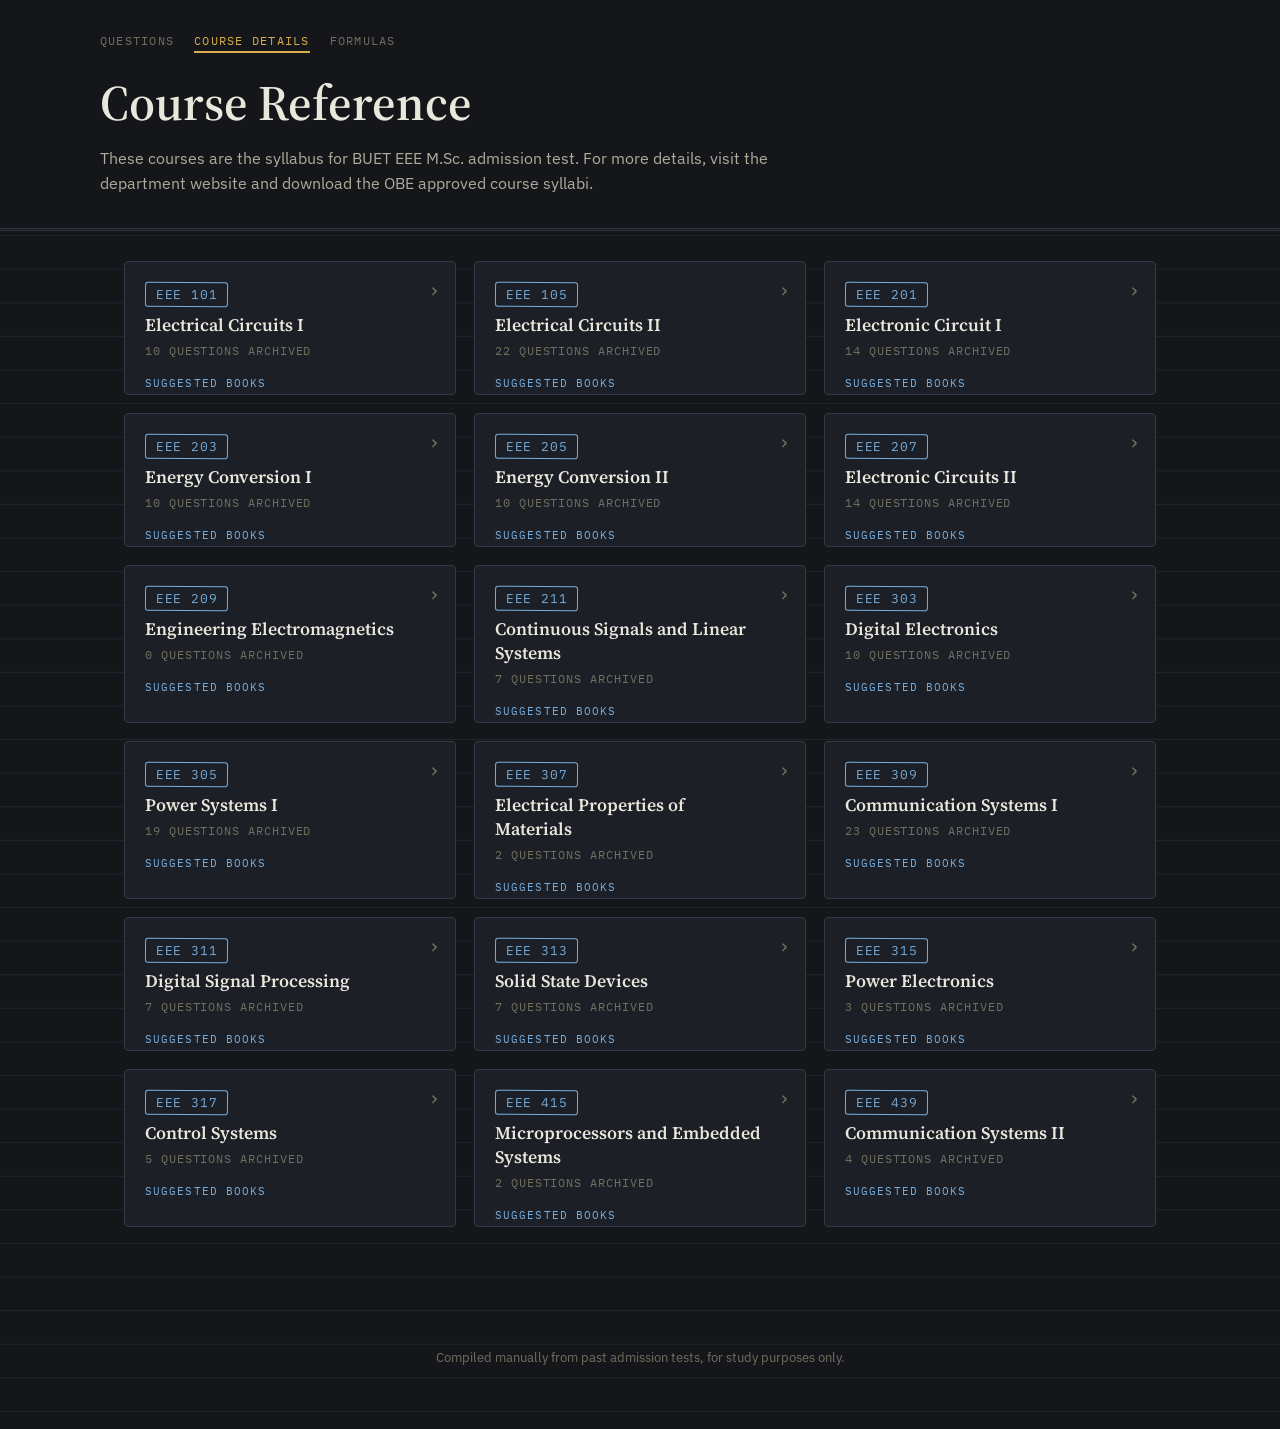
<file: courses.html>
<!DOCTYPE html>
<html lang="en">
<head>
<meta charset="UTF-8">
<meta name="viewport" content="width=device-width, initial-scale=1.0">
<title>Course Details: BUET EEE M.Sc. Admission Question Archive</title>
<meta name="description" content="Full course list with suggested books for BUET EEE M.Sc. admission test prep.">
<link rel="preconnect" href="https://fonts.googleapis.com">
<link rel="preconnect" href="https://fonts.gstatic.com" crossorigin>
<link href="https://fonts.googleapis.com/css2?family=Source+Serif+4:wght@600;700&family=IBM+Plex+Mono:wght@400;500;600&family=IBM+Plex+Sans:wght@400;500;600&display=swap" rel="stylesheet">
<link rel="stylesheet" href="css/style.css">
</head>
<body>

<header class="site-header">
  <div class="header-inner">
    <nav class="site-nav">
      <a href="index.html">Questions</a>
      <a href="courses.html" class="is-current">Course Details</a>
      <a href="formulas.html">Formulas</a>
    </nav>
    <p class="eyebrow"></p>
    <h1 class="site-title">Course Reference</h1>
    <p class="site-sub">These courses are the syllabus for BUET EEE M.Sc. admission test. For more details, visit the department website and download the OBE approved course syllabi.</p>
  </div>
</header>

<main>
  <div id="courseGrid" class="course-grid"></div>
</main>

<footer class="site-footer">
  <p>Compiled manually from past admission tests, for study purposes only.</p>
</footer>

<script src="js/courses.js"></script>
</body>
</html>
</file>
<file: css/style.css>
/* ---------------------------------------------------------
   Tokens — dark theme
--------------------------------------------------------- */
:root {
  --paper: #14161A;
  --paper-card: #1C1F26;
  --rule: #333844;
  --rule-soft: #21242C;
  --ink: #E9E6DC;
  --ink-soft: #AFAB9C;
  --ink-faint: #726F60;

  --stamp-year: #E2786E;
  --stamp-course: #77AEDD;
  --stamp-major: #8FB37E;
  --gold: #D6AC4C;

  --font-display: 'Source Serif 4', Georgia, serif;
  --font-body: 'IBM Plex Sans', -apple-system, sans-serif;
  --font-mono: 'IBM Plex Mono', ui-monospace, monospace;

  --radius: 4px;
  --transition: 180ms ease;
}

@media (prefers-reduced-motion: reduce) {
  :root { --transition: 0ms; }
  * { animation-duration: 0.001ms !important; animation-iteration-count: 1 !important; }
}

* { box-sizing: border-box; }

html, body {
  margin: 0;
  background: var(--paper);
  color: var(--ink);
  font-family: var(--font-body);
}

body {
  background-image:
    linear-gradient(var(--rule-soft) 1px, transparent 1px);
  background-size: 100% 2.1em;
  background-attachment: local;
}

main {
  max-width: 1080px;
  margin: 0 auto;
  padding: 0 24px 80px;
}

a { color: var(--stamp-course); }

code {
  font-family: var(--font-mono);
  background: var(--paper-card);
  border: 1px solid var(--rule);
  padding: 1px 5px;
  border-radius: 3px;
  font-size: 0.85em;
  color: var(--ink);
}

/* ---------------------------------------------------------
   Header
--------------------------------------------------------- */
.site-header {
  border-bottom: 3px double var(--rule);
  padding: 32px 24px 32px;
  background: var(--paper);
}

.header-inner { max-width: 1080px; margin: 0 auto; }

.site-nav {
  display: flex;
  gap: 20px;
  margin-bottom: 22px;
}

.site-nav a {
  font-family: var(--font-mono);
  font-size: 0.78rem;
  letter-spacing: 0.1em;
  text-transform: uppercase;
  text-decoration: none;
  color: var(--ink-faint);
  padding-bottom: 3px;
  border-bottom: 2px solid transparent;
  transition: color var(--transition), border-color var(--transition);
}

.site-nav a:hover { color: var(--ink); }

.site-nav a.is-current {
  color: var(--gold);
  border-bottom-color: var(--gold);
}

.eyebrow {
  font-family: var(--font-mono);
  font-size: 0.78rem;
  letter-spacing: 0.14em;
  text-transform: uppercase;
  color: var(--ink-faint);
  margin: 0 0 10px;
}

.site-title {
  font-family: var(--font-display);
  font-weight: 600;
  font-size: clamp(2rem, 5vw, 3.1rem);
  line-height: 1.15;
  margin: 0 0 14px;
  color: var(--ink);
}

.site-sub {
  font-size: 1rem;
  color: var(--ink-soft);
  max-width: 46em;
  margin: 0;
  line-height: 1.55;
}

/* ---------------------------------------------------------
   View tabs (ledger folder tabs)
--------------------------------------------------------- */
.view-tabs {
  display: flex;
  gap: 4px;
  margin-top: 32px;
  border-bottom: 2px solid var(--rule);
}

.view-tab {
  font-family: var(--font-mono);
  font-size: 0.85rem;
  letter-spacing: 0.06em;
  text-transform: uppercase;
  background: var(--rule-soft);
  color: var(--ink-soft);
  border: 2px solid var(--rule);
  border-bottom: none;
  border-radius: 5px 5px 0 0;
  padding: 10px 22px;
  cursor: pointer;
  transform: translateY(2px);
  transition: transform var(--transition), background var(--transition), color var(--transition);
}

.view-tab:hover { color: var(--ink); }

.view-tab.is-active {
  background: var(--paper-card);
  color: var(--ink);
  border-color: var(--rule);
  border-bottom: 2px solid var(--paper-card);
  font-weight: 600;
  transform: translateY(0);
}

.view-tab:focus-visible,
.chip:focus-visible,
.show-answer-btn:focus-visible,
.site-nav a:focus-visible,
.course-toggle:focus-visible {
  outline: 2px solid var(--gold);
  outline-offset: 2px;
}

/* ---------------------------------------------------------
   Chips (value rail)
--------------------------------------------------------- */
.value-rail { padding-top: 20px; }

.chip-row {
  display: flex;
  flex-wrap: wrap;
  gap: 8px;
}

.chip {
  font-family: var(--font-mono);
  font-size: 0.85rem;
  background: var(--paper-card);
  border: 1px solid var(--rule);
  color: var(--ink-soft);
  border-radius: 999px;
  padding: 6px 16px;
  cursor: pointer;
  transition: all var(--transition);
}

.chip:hover { border-color: var(--ink-soft); color: var(--ink); }

.chip.is-active {
  background: var(--gold);
  border-color: var(--gold);
  color: #1A1607;
  font-weight: 600;
}

.secondary-filters {
  margin-top: 18px;
  padding-top: 14px;
  border-top: 1px dashed var(--rule);
}

.secondary-label {
  display: block;
  font-family: var(--font-mono);
  font-size: 0.72rem;
  letter-spacing: 0.1em;
  text-transform: uppercase;
  color: var(--ink-faint);
  margin-bottom: 8px;
}

.chip-row--secondary .chip { font-size: 0.78rem; padding: 5px 13px; }

/* ---------------------------------------------------------
   Books panel
--------------------------------------------------------- */
.books-panel {
  margin-top: 28px;
  background: var(--paper-card);
  border: 1px solid var(--rule);
  border-left: 4px solid var(--stamp-course);
  border-radius: var(--radius);
  padding: 18px 22px;
}

.books-title {
  font-family: var(--font-mono);
  font-size: 0.78rem;
  letter-spacing: 0.12em;
  text-transform: uppercase;
  color: var(--stamp-course);
  margin: 0 0 10px;
}

.books-list { margin: 0; padding-left: 20px; color: var(--ink-soft); }
.books-list li { margin-bottom: 4px; }
.books-empty { margin: 0; color: var(--ink-faint); font-size: 0.9rem; font-style: italic; }

/* ---------------------------------------------------------
   Results
--------------------------------------------------------- */
.results-area { margin-top: 30px; }

.results-bar {
  display: flex;
  justify-content: space-between;
  align-items: center;
  flex-wrap: wrap;
  gap: 10px;
  margin: 0 0 16px;
}

.results-meta {
  font-family: var(--font-mono);
  font-size: 0.8rem;
  color: var(--ink-faint);
  margin: 0;
}

.marked-toggle {
  font-family: var(--font-mono);
  font-size: 0.78rem;
  letter-spacing: 0.04em;
  background: var(--paper-card);
  border: 1px solid var(--rule);
  color: var(--ink-soft);
  border-radius: 999px;
  padding: 6px 14px;
  cursor: pointer;
  transition: all var(--transition);
}

.marked-toggle:hover { border-color: var(--ink-soft); color: var(--ink); }

.marked-toggle.is-active {
  background: var(--gold);
  border-color: var(--gold);
  color: #1A1607;
  font-weight: 600;
}

.question-grid {
  display: grid;
  grid-template-columns: repeat(auto-fill, minmax(580px, 1fr));
  gap: 26px;
}

.q-card {
  position: relative;
  background: var(--paper-card);
  border: 1px solid var(--rule);
  border-radius: var(--radius);
  padding: 32px 32px 28px;
  display: flex;
  flex-direction: column;
  gap: 20px;
  transition: transform var(--transition), box-shadow var(--transition), border-color var(--transition);
}

.q-card:hover {
  transform: translateY(-2px);
  border-color: var(--ink-faint);
  box-shadow: 0 10px 24px rgba(0, 0, 0, 0.45);
}

.mark-btn {
  position: absolute;
  top: 14px;
  right: 16px;
  background: none;
  border: none;
  font-size: 1.4rem;
  line-height: 1;
  color: var(--ink-faint);
  cursor: pointer;
  padding: 4px;
  transition: color var(--transition), transform var(--transition);
}

.mark-btn:hover { color: var(--gold); transform: scale(1.1); }
.mark-btn.is-marked { color: var(--gold); }

.q-tags {
  display: flex;
  flex-wrap: wrap;
  gap: 8px;
}

.tag {
  font-family: var(--font-mono);
  font-size: 0.8rem;
  letter-spacing: 0.06em;
  text-transform: uppercase;
  border: 1.5px solid currentColor;
  border-radius: 3px;
  padding: 3px 10px;
  display: inline-block;
}

.tag-year    { color: var(--stamp-year);   transform: rotate(-1deg); }
.tag-course  { color: var(--stamp-course); transform: rotate(0.5deg); }
.tag-major   { color: var(--stamp-major);  transform: rotate(-0.5deg); }

.q-body { font-size: 1.15rem; line-height: 1.6; color: var(--ink); white-space: pre-line; display: flex; flex-direction: column; gap: 14px; }
.q-body img { max-width: 100%; border: 1px solid var(--rule); border-radius: 3px; display: block; }

.show-answer-btn {
  align-self: flex-start;
  font-family: var(--font-mono);
  font-size: 0.85rem;
  letter-spacing: 0.06em;
  text-transform: uppercase;
  background: transparent;
  border: 1.5px dashed var(--ink-soft);
  border-radius: var(--radius);
  color: var(--ink-soft);
  padding: 9px 18px;
  cursor: pointer;
  transition: all var(--transition);
}

.show-answer-btn:hover { border-color: var(--ink); color: var(--ink); }
.show-answer-btn.is-open { border-style: solid; border-color: var(--stamp-year); color: var(--stamp-year); }

.answer-panel {
  overflow: hidden;
  max-height: 0;
  transition: max-height var(--transition);
}

.answer-panel.is-open { max-height: 900px; }

.answer-panel .a-text {
  font-size: 1.1rem;
  line-height: 1.6;
  color: var(--ink);
  white-space: pre-line;
  margin: 4px 0 10px;
}

.answer-panel img {
  max-width: 100%;
  border: 1px solid var(--rule);
  border-radius: 3px;
  margin-top: 4px;
  display: block;
}

.empty-state {
  color: var(--ink-faint);
  font-style: italic;
  padding: 30px 0;
}

.load-error {
  margin-top: 24px;
  background: var(--paper-card);
  border: 1px solid var(--stamp-year);
  border-left: 4px solid var(--stamp-year);
  border-radius: var(--radius);
  padding: 16px 20px;
  color: var(--ink);
}

.load-error strong { color: var(--stamp-year); }
.load-error p { margin: 8px 0 0; font-size: 0.9rem; color: var(--ink-soft); line-height: 1.5; }
.load-error code { font-size: 0.85em; }

/* ---------------------------------------------------------
   Courses page
--------------------------------------------------------- */
.course-grid {
  display: grid;
  grid-template-columns: repeat(auto-fill, minmax(320px, 1fr));
  gap: 18px;
  margin-top: 30px;
}

.course-card {
  background: var(--paper-card);
  border: 1px solid var(--rule);
  border-radius: var(--radius);
  overflow: hidden;
  transition: transform var(--transition), box-shadow var(--transition), border-color var(--transition);
}

.course-card:hover {
  transform: translateY(-2px);
  border-color: var(--ink-faint);
  box-shadow: 0 10px 24px rgba(0, 0, 0, 0.45);
}

.course-toggle {
  width: 100%;
  display: flex;
  flex-direction: column;
  align-items: flex-start;
  gap: 6px;
  background: none;
  border: none;
  margin: 0;
  padding: 20px 44px 18px 20px;
  font: inherit;
  color: inherit;
  text-align: left;
  cursor: pointer;
  position: relative;
}

.course-toggle:hover { background: rgba(255, 255, 255, 0.03); }

.course-chevron {
  position: absolute;
  top: 18px;
  right: 18px;
  font-size: 1.3rem;
  line-height: 1;
  color: var(--ink-faint);
  transition: transform var(--transition), color var(--transition);
}

.course-toggle[aria-expanded="true"] .course-chevron {
  transform: rotate(90deg);
  color: var(--gold);
}

.course-card-head { display: block; }

.course-name {
  display: block;
  font-family: var(--font-display);
  font-size: 1.1rem;
  color: var(--ink);
  margin: 0;
  font-weight: 600;
}

.course-name.is-placeholder {
  color: var(--ink-faint);
  font-style: italic;
  font-family: var(--font-body);
  font-weight: 400;
  font-size: 0.9rem;
}

.course-meta {
  display: block;
  font-family: var(--font-mono);
  font-size: 0.72rem;
  letter-spacing: 0.08em;
  text-transform: uppercase;
  color: var(--ink-faint);
  margin: 0;
}

.course-details {
  overflow: hidden;
  max-height: 0;
  padding: 0 20px 18px;
  transition: max-height var(--transition);
}

.course-details.is-open { max-height: 900px; }

.course-books-label {
  font-family: var(--font-mono);
  font-size: 0.68rem;
  letter-spacing: 0.1em;
  text-transform: uppercase;
  color: var(--stamp-course);
  margin: 0 0 6px;
}

.course-books-list {
  margin: 0;
  padding-left: 18px;
  color: var(--ink-soft);
  font-size: 0.9rem;
}

.course-books-list li { margin-bottom: 3px; }

.course-books-empty {
  color: var(--ink-faint);
  font-size: 0.85rem;
  font-style: italic;
  margin: 0;
}

.course-topics-label {
  font-family: var(--font-mono);
  font-size: 0.68rem;
  letter-spacing: 0.1em;
  text-transform: uppercase;
  color: var(--stamp-major);
  margin: 14px 0 6px;
}

.course-topics-list {
  margin: 0;
  padding-left: 18px;
  color: var(--ink-soft);
  font-size: 0.9rem;
}

.course-topics-list li { margin-bottom: 3px; }

.course-topics-empty {
  color: var(--ink-faint);
  font-size: 0.85rem;
  font-style: italic;
  margin: 0;
}

/* ---------------------------------------------------------
   Formulas page
--------------------------------------------------------- */
.formula-item {
  margin-bottom: 20px;
  padding-bottom: 20px;
  border-bottom: 1px dashed var(--rule);
}

.formula-item:last-child {
  margin-bottom: 0;
  padding-bottom: 0;
  border-bottom: none;
}

.formula-label {
  font-family: var(--font-mono);
  font-size: 0.72rem;
  letter-spacing: 0.08em;
  text-transform: uppercase;
  color: var(--stamp-course);
  margin: 0 0 8px;
}

.formula-expr {
  overflow-x: auto;
  padding: 4px 0;
  color: var(--ink);
}

.formula-expr .katex { color: inherit; font-size: 1.05em; }

.formula-note {
  font-size: 0.85rem;
  color: var(--ink-soft);
  font-style: italic;
  margin: 8px 0 0;
}

/* ---------------------------------------------------------
   Footer
--------------------------------------------------------- */
.site-footer {
  text-align: center;
  padding: 30px 24px 50px;
  font-size: 0.8rem;
  color: var(--ink-faint);
}

/* ---------------------------------------------------------
   Responsive
--------------------------------------------------------- */
@media (max-width: 560px) {
  .site-header { padding: 26px 18px 24px; }
  main { padding: 0 16px 60px; }
  .view-tabs { overflow-x: auto; }
  .question-grid { grid-template-columns: 1fr; }
  .course-grid { grid-template-columns: 1fr; }
}
</file>
